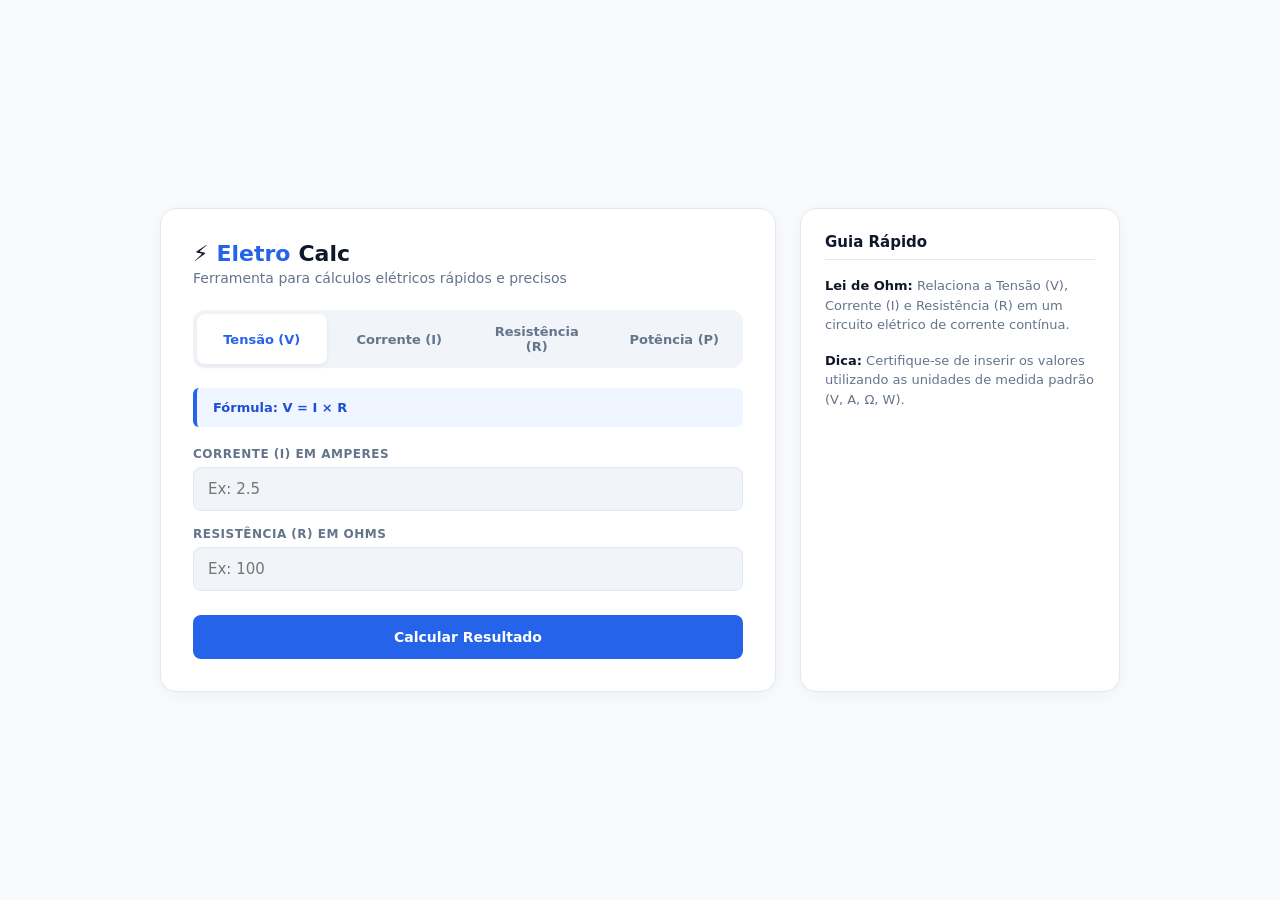
<file: calculadora.html>
<!DOCTYPE html>
<html lang="pt-BR">
<head>
    <meta charset="UTF-8">
    <meta name="viewport" content="width=device-width, initial-scale=1.0">
    <title>Calculadora de Eletrotécnica</title>
    <style>
        :root {
            --bg-base: #f8fafc;
            --card-bg: #ffffff;
            --accent-primary: #2563eb;
            --accent-hover: #1d4ed8;
            --accent-light: #eff6ff;
            --border-soft: #e2e8f0;
            --text-dark: #0f172a;
            --text-muted: #64748b;
            --input-bg: #f1f5f9;
        }

        * {
            box-sizing: border-box;
            margin: 0;
            padding: 0;
            font-family: 'Inter', system-ui, -apple-system, sans-serif;
        }

        body {
            background-color: var(--bg-base);
            color: var(--text-dark);
            display: flex;
            justify-content: center;
            align-items: center;
            min-height: 100vh;
            padding: 32px 16px;
        }

        .main-container {
            display: grid;
            grid-template-columns: 1fr 320px;
            gap: 24px;
            max-width: 960px;
            width: 100%;
        }

        @media (max-width: 820px) {
            .main-container {
                grid-template-columns: 1fr;
            }
        }

        .card {
            background: var(--card-bg);
            border: 1px solid var(--border-soft);
            border-radius: 16px;
            padding: 32px;
            box-shadow: 0 4px 20px -2px rgba(15, 23, 42, 0.05);
        }

        .header-section {
            margin-bottom: 24px;
        }

        h1 {
            font-size: 22px;
            color: var(--text-dark);
            font-weight: 700;
            display: flex;
            align-items: center;
            gap: 8px;
        }

        h1 span {
            color: var(--accent-primary);
        }

        p.sub {
            font-size: 14px;
            color: var(--text-muted);
            margin-top: 4px;
        }

        .menu-grid {
            display: flex;
            gap: 8px;
            background: var(--input-bg);
            padding: 4px;
            border-radius: 12px;
            margin-bottom: 20px;
        }

        .btn-menu {
            flex: 1;
            background: transparent;
            border: none;
            color: var(--text-muted);
            padding: 10px;
            border-radius: 8px;
            font-size: 13px;
            font-weight: 600;
            cursor: pointer;
            transition: all 0.2s ease;
        }

        .btn-menu.active {
            background: var(--card-bg);
            color: var(--accent-primary);
            box-shadow: 0 2px 6px rgba(0, 0, 0, 0.06);
        }

        .formula-box {
            background: var(--accent-light);
            border-left: 4px solid var(--accent-primary);
            padding: 12px 16px;
            border-radius: 6px;
            font-size: 13px;
            color: var(--accent-hover);
            margin-bottom: 20px;
            font-weight: 600;
        }

        .group {
            margin-bottom: 16px;
        }

        label {
            display: block;
            font-size: 12px;
            font-weight: 600;
            color: var(--text-muted);
            margin-bottom: 6px;
            text-transform: uppercase;
            letter-spacing: 0.5px;
        }

        input {
            width: 100%;
            background: var(--input-bg);
            border: 1px solid var(--border-soft);
            color: var(--text-dark);
            padding: 12px 14px;
            border-radius: 8px;
            font-size: 15px;
            outline: none;
            transition: all 0.2s ease;
        }

        input:focus {
            border-color: var(--accent-primary);
            background: var(--card-bg);
            box-shadow: 0 0 0 3px rgba(37, 99, 235, 0.15);
        }

        .btn-calc {
            width: 100%;
            background: var(--accent-primary);
            color: white;
            border: none;
            padding: 14px;
            border-radius: 8px;
            font-size: 14px;
            font-weight: 600;
            cursor: pointer;
            margin-top: 8px;
            transition: background 0.2s ease;
        }

        .btn-calc:hover {
            background: var(--accent-hover);
        }

        .res-box {
            margin-top: 20px;
            padding: 16px;
            background: var(--accent-light);
            border: 1px solid var(--border-soft);
            border-radius: 8px;
            display: none;
        }

        .res-box span {
            font-size: 11px;
            color: var(--text-muted);
            text-transform: uppercase;
            font-weight: 700;
        }

        .res-box h2 {
            font-size: 20px;
            color: var(--accent-primary);
            margin-top: 2px;
        }

        .side-card {
            background: var(--card-bg);
            border: 1px solid var(--border-soft);
            border-radius: 16px;
            padding: 24px;
            box-shadow: 0 4px 20px -2px rgba(15, 23, 42, 0.05);
            display: flex;
            flex-direction: column;
            gap: 16px;
        }

        .side-card h3 {
            font-size: 15px;
            color: var(--text-dark);
            border-bottom: 1px solid var(--border-soft);
            padding-bottom: 8px;
            font-weight: 700;
        }

        .info-item {
            font-size: 13px;
            color: var(--text-muted);
            line-height: 1.5;
        }

        .info-item strong {
            color: var(--text-dark);
        }
    </style>
</head>
<body>

    <div class="main-container">
        <!-- Calculadora Principal -->
        <div class="card">
            <div class="header-section">
                <h1>⚡ <span>Eletro</span>Calc</h1>
                <p class="sub">Ferramenta para cálculos elétricos rápidos e precisos</p>
            </div>

            <div class="menu-grid">
                <button class="btn-menu active" onclick="setMode('tensao')">Tensão (V)</button>
                <button class="btn-menu" onclick="setMode('corrente')">Corrente (I)</button>
                <button class="btn-menu" onclick="setMode('resistencia')">Resistência (R)</button>
                <button class="btn-menu" onclick="setMode('potencia')">Potência (P)</button>
            </div>

            <div class="formula-box" id="formula-display">
                Fórmula: V = I × R
            </div>

            <form id="calc-form" onsubmit="calcular(event)">
                <div class="group" id="group-1">
                    <label id="lbl-input-1">Corrente (I) em Amperes</label>
                    <input type="number" step="any" id="input-1" placeholder="Ex: 2.5" required>
                </div>

                <div class="group" id="group-2">
                    <label id="lbl-input-2">Resistência (R) em Ohms</label>
                    <input type="number" step="any" id="input-2" placeholder="Ex: 100" required>
                </div>

                <button type="submit" class="btn-calc">Calcular Resultado</button>
            </form>

            <div class="res-box" id="result-box">
                <span>Resultado Encontrado</span>
                <h2 id="result-value">0.00 V</h2>
            </div>
        </div>

        <!-- Painel Lateral / Informações -->
        <div class="side-card">
            <h3>Guia Rápido</h3>
            <div class="info-item">
                <strong>Lei de Ohm:</strong> Relaciona a Tensão (V), Corrente (I) e Resistência (R) em um circuito elétrico de corrente contínua.
            </div>
            <div class="info-item">
                <strong>Dica:</strong> Certifique-se de inserir os valores utilizando as unidades de medida padrão (V, A, Ω, W).
            </div>
        </div>
    </div>

    <script>
        let currentMode = 'tensao';

        const configs = {
            tensao: { formula: 'Fórmula: V = I × R', label1: 'Corrente (I) - A', label2: 'Resistência (R) - Ω', unit: 'V' },
            corrente: { formula: 'Fórmula: I = V / R', label1: 'Tensão (V) - V', label2: 'Resistência (R) - Ω', unit: 'A' },
            resistencia: { formula: 'Fórmula: R = V / I', label1: 'Tensão (V) - V', label2: 'Corrente (I) - A', unit: 'Ω' },
            potencia: { formula: 'Fórmula: P = V × I', label1: 'Tensão (V) - V', label2: 'Corrente (I) - A', unit: 'W' }
        };

        function setMode(mode) {
            currentMode = mode;
            document.querySelectorAll('.btn-menu').forEach(btn => btn.classList.remove('active'));
            event.target.classList.add('active');

            const cfg = configs[mode];
            document.getElementById('formula-display').innerText = cfg.formula;
            document.getElementById('lbl-input-1').innerText = cfg.label1;
            document.getElementById('lbl-input-2').innerText = cfg.label2;
            document.getElementById('result-box').style.display = 'none';
        }

        function calcular(e) {
            e.preventDefault();
            const val1 = parseFloat(document.getElementById('input-1').value);
            const val2 = parseFloat(document.getElementById('input-2').value);
            let res = 0;

            if (currentMode === 'tensao') res = val1 * val2;
            else if (currentMode === 'corrente') res = val1 / val2;
            else if (currentMode === 'resistencia') res = val1 / val2;
            else if (currentMode === 'potencia') res = val1 * val2;

            document.getElementById('result-value').innerText = `${res.toFixed(2)} ${configs[currentMode].unit}`;
            document.getElementById('result-box').style.display = 'block';
        }
    </script>
</body>
</html>
</file>
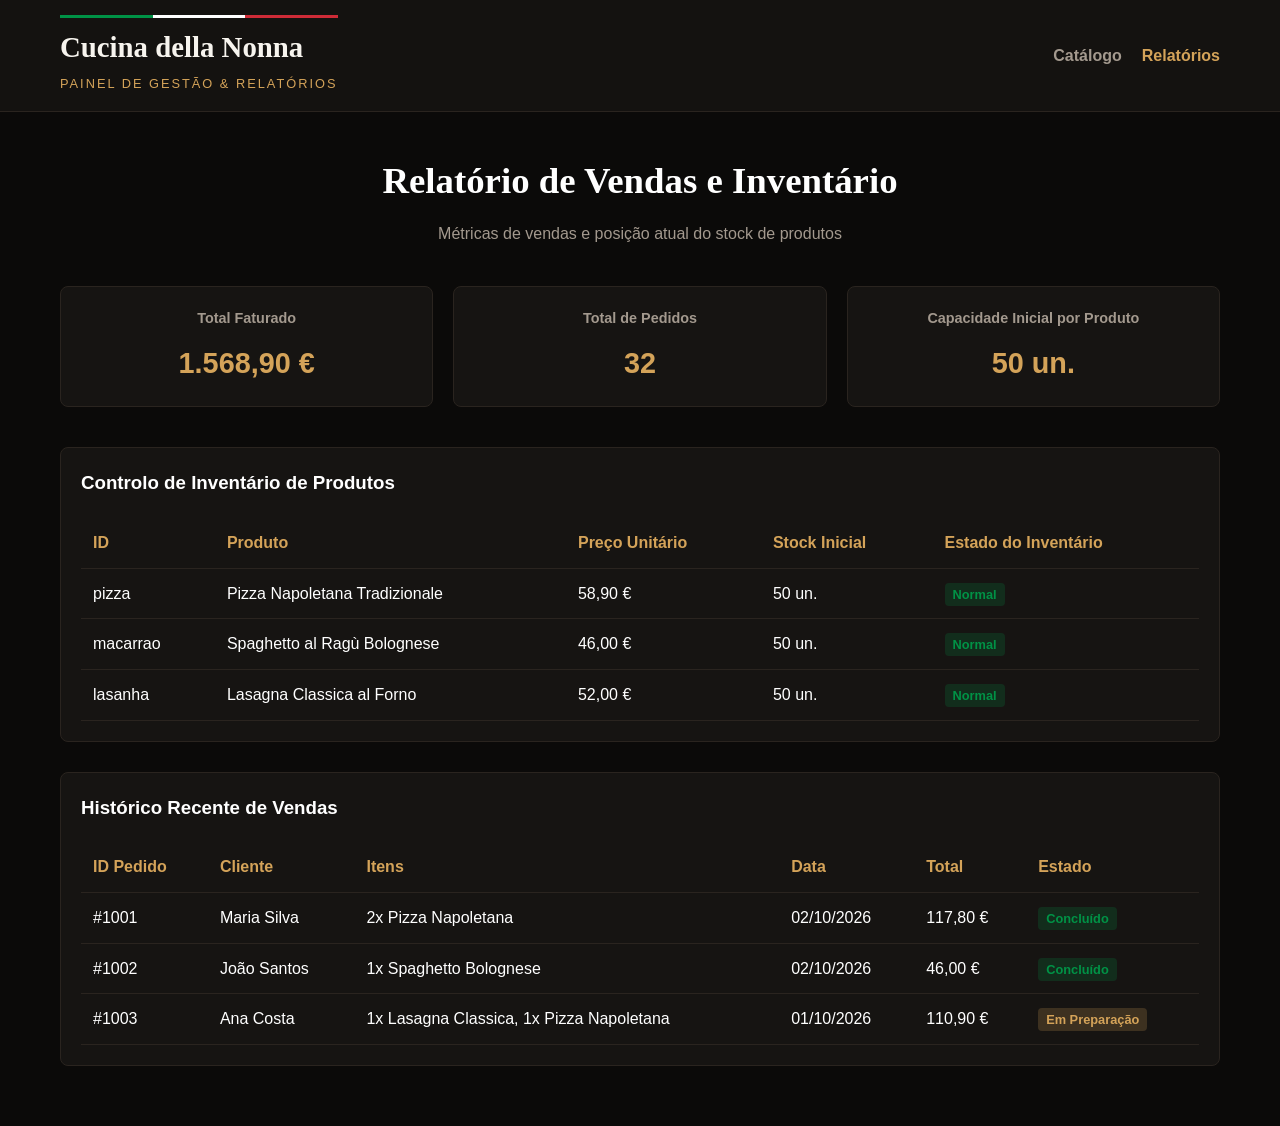
<file: relatorios.html>
<!DOCTYPE html>
<html lang="pt-PT">
<head>
<meta charset="UTF-8">
<meta name="viewport" content="width=device-width, initial-scale=1.0">
<title>Relatórios & Stock | Cucina della Nonna</title>
<link rel="stylesheet" href="style.css">
</head>
<body>
 
    <header>
<div class="header-content">
<div class="brand-logo">
<div class="flag-bar"></div>
<h1>Cucina della Nonna</h1>
<span>Painel de Gestão & Relatórios</span>
</div>
<nav class="nav-menu">
<a href="index.html" class="nav-link">Catálogo</a>
<a href="relatorios.html" class="nav-link active">Relatórios</a>
</nav>
</div>
</header>
 
    <div class="container">
<div class="hero-title">
<h2>Relatório de Vendas e Inventário</h2>
<p>Métricas de vendas e posição atual do stock de produtos</p>
</div>
 
        <section class="kpi-grid">
<div class="kpi-card">
<h3>Total Faturado</h3>
<p class="kpi-value" id="kpi-faturacao">1.568,90 €</p>
</div>
<div class="kpi-card">
<h3>Total de Pedidos</h3>
<p class="kpi-value" id="kpi-pedidos">32</p>
</div>
<div class="kpi-card">
<h3>Capacidade Inicial por Produto</h3>
<p class="kpi-value">50 un.</p>
</div>
</section>
 
        <!-- PAINEL DE INVENTÁRIO -->
<section class="table-container" style="margin-bottom: 30px;">
<h3>Controlo de Inventário de Produtos</h3>
<table class="report-table">
<thead>
<tr>
<th>ID</th>
<th>Produto</th>
<th>Preço Unitário</th>
<th>Stock Inicial</th>
<th>Estado do Inventário</th>
</tr>
</thead>
<tbody>
<tr>
<td>pizza</td>
<td>Pizza Napoletana Tradizionale</td>
<td>58,90 €</td>
<td>50 un.</td>
<td><span class="status-badge success">Normal</span></td>
</tr>
<tr>
<td>macarrao</td>
<td>Spaghetto al Ragù Bolognese</td>
<td>46,00 €</td>
<td>50 un.</td>
<td><span class="status-badge success">Normal</span></td>
</tr>
<tr>
<td>lasanha</td>
<td>Lasagna Classica al Forno</td>
<td>52,00 €</td>
<td>50 un.</td>
<td><span class="status-badge success">Normal</span></td>
</tr>
</tbody>
</table>
</section>
 
        <!-- HISTÓRICO DE VENDAS -->
<section class="table-container">
<h3>Histórico Recente de Vendas</h3>
<table class="report-table">
<thead>
<tr>
<th>ID Pedido</th>
<th>Cliente</th>
<th>Itens</th>
<th>Data</th>
<th>Total</th>
<th>Estado</th>
</tr>
</thead>
<tbody id="report-table-body">
<tr>
<td>#1001</td>
<td>Maria Silva</td>
<td>2x Pizza Napoletana</td>
<td>02/10/2026</td>
<td>117,80 €</td>
<td><span class="status-badge success">Concluído</span></td>
</tr>
<tr>
<td>#1002</td>
<td>João Santos</td>
<td>1x Spaghetto Bolognese</td>
<td>02/10/2026</td>
<td>46,00 €</td>
<td><span class="status-badge success">Concluído</span></td>
</tr>
<tr>
<td>#1003</td>
<td>Ana Costa</td>
<td>1x Lasagna Classica, 1x Pizza Napoletana</td>
<td>01/10/2026</td>
<td>110,90 €</td>
<td><span class="status-badge warning">Em Preparação</span></td>
</tr>
</tbody>
</table>
</section>
</div>
 
    <script src="app.js"></script>
</body>
</html>
</file>
<file: style.css>
* {
    box-sizing: border-box;
    margin: 0;
    padding: 0;
}
 
body {
    background-color: #0b0a09;
    color: #ffffff;
    font-family: 'Segoe UI', -apple-system, BlinkMacSystemFont, Roboto, sans-serif;
    line-height: 1.6;
    padding-bottom: 60px;
}
 
header {
    background-color: #141210;
    border-bottom: 1px solid #2a241f;
    position: sticky;
    top: 0;
    z-index: 100;
}
 
.header-content {
    max-width: 1200px;
    margin: 0 auto;
    padding: 15px 20px;
    display: flex;
    justify-content: space-between;
    align-items: center;
}
 
.brand-logo h1 {
    font-family: 'Georgia', serif;
    font-size: 1.8rem;
    color: #f7f4ee;
}
 
.brand-logo span {
    color: #d4a359;
    font-size: 0.8rem;
    text-transform: uppercase;
    letter-spacing: 2px;
}
 
.flag-bar {
    height: 3px;
    width: 100%;
    background: linear-gradient(to right, #009246 33.3%, #ffffff 33.3%, #ffffff 66.6%, #ce2b37 66.6%);
    margin-bottom: 6px;
}
 
.nav-menu {
    display: flex;
    gap: 20px;
}
 
.nav-link {
    color: #a3998e;
    text-decoration: none;
    font-weight: 600;
    transition: color 0.2s ease;
}
 
.nav-link:hover, .nav-link.active {
    color: #d4a359;
}
 
.cart-btn {
    background-color: #ce2b37;
    color: #ffffff;
    border: none;
    padding: 10px 18px;
    border-radius: 25px;
    font-weight: bold;
    cursor: pointer;
    display: flex;
    align-items: center;
    gap: 10px;
    transition: background 0.3s ease;
}
 
.cart-btn:hover {
    background-color: #a8202a;
}
 
.cart-count {
    background-color: #ffffff;
    color: #ce2b37;
    border-radius: 50%;
    width: 22px;
    height: 22px;
    display: flex;
    align-items: center;
    justify-content: center;
    font-size: 0.85rem;
}
 
.container {
    max-width: 1200px;
    margin: 40px auto 0 auto;
    padding: 0 20px;
}
 
.hero-title {
    text-align: center;
    margin-bottom: 40px;
}
 
.hero-title h2 {
    font-family: 'Georgia', serif;
    font-size: 2.3rem;
    color: #ffffff;
    margin-bottom: 10px;
}
 
.hero-title p {
    color: #a3998e;
    font-size: 1rem;
}
 
.products-grid {
    display: grid;
    grid-template-columns: repeat(auto-fit, minmax(320px, 1fr));
    gap: 30px;
}
 
.product-card {
    background-color: #161412;
    border: 1px solid #2a241f;
    border-radius: 12px;
    overflow: hidden;
    display: flex;
    flex-direction: column;
    justify-content: space-between;
    transition: transform 0.3s ease, border-color 0.3s ease;
}
 
.product-card:hover {
    transform: translateY(-5px);
    border-color: #d4a359;
}
 
.image-container {
    position: relative;
    width: 100%;
    height: 230px;
    overflow: hidden;
}
 
.image-container img {
    width: 100%;
    height: 100%;
    object-fit: cover;
}
 
.badge {
    position: absolute;
    top: 15px;
    right: 15px;
    background-color: #009246;
    color: #ffffff;
    font-size: 0.75rem;
    font-weight: bold;
    text-transform: uppercase;
    padding: 4px 10px;
    border-radius: 4px;
}
 
.card-content {
    padding: 24px;
    display: flex;
    flex-direction: column;
    flex-grow: 1;
}
 
.product-title {
    font-family: 'Georgia', serif;
    font-size: 1.4rem;
    color: #ffffff;
    margin-bottom: 6px;
}
 
.product-price {
    color: #d4a359;
    font-weight: bold;
    font-size: 1.25rem;
    margin-bottom: 8px;
}
 
.stock-tag {
    font-size: 0.85rem;
    font-weight: 600;
    padding: 3px 8px;
    border-radius: 4px;
    display: inline-block;
    margin-bottom: 15px;
    width: fit-content;
}
 
.stock-tag.in-stock {
    color: #2ed573;
    background-color: rgba(46, 213, 115, 0.12);
    border: 1px solid rgba(46, 213, 115, 0.3);
}
 
.stock-tag.out-of-stock {
    color: #ff4757;
    background-color: rgba(255, 71, 87, 0.12);
    border: 1px solid rgba(255, 71, 87, 0.3);
}
 
.product-description ul {
    list-style: none;
    padding-left: 0;
    color: #c5bebe;
    font-size: 0.9rem;
    margin-bottom: 20px;
}
 
.product-description li {
    margin-bottom: 8px;
    position: relative;
    padding-left: 18px;
}
 
.product-description li::before {
    content: "•";
    color: #ce2b37;
    font-weight: bold;
    position: absolute;
    left: 0;
}
 
.add-to-cart-btn {
    background-color: #d4a359;
    color: #0b0a09;
    border: none;
    width: 100%;
    padding: 12px;
    border-radius: 6px;
    font-weight: bold;
    cursor: pointer;
    margin-top: auto;
    transition: background 0.2s ease;
}
 
.add-to-cart-btn:hover {
    background-color: #e5b870;
}
 
.add-to-cart-btn.disabled,
.add-to-cart-btn:disabled {
    background-color: #312b26;
    color: #776e65;
    cursor: not-allowed;
}
 
.add-to-cart-btn.disabled:hover,
.add-to-cart-btn:disabled:hover {
    background-color: #312b26;
}
 
.cart-overlay {
    position: fixed;
    top: 0;
    left: 0;
    width: 100%;
    height: 100%;
    background-color: rgba(0, 0, 0, 0.7);
    display: none;
    z-index: 200;
}
 
.cart-sidebar {
    position: fixed;
    top: 0;
    right: -400px;
    width: 380px;
    height: 100%;
    background-color: #141210;
    border-left: 1px solid #2a241f;
    z-index: 201;
    transition: right 0.3s ease;
    display: flex;
    flex-direction: column;
    padding: 25px;
}
 
.cart-sidebar.open {
    right: 0;
}
 
.cart-header {
    display: flex;
    justify-content: space-between;
    align-items: center;
    border-bottom: 1px solid #2a241f;
    padding-bottom: 15px;
    margin-bottom: 20px;
}
 
.cart-header h3 {
    font-family: 'Georgia', serif;
    font-size: 1.4rem;
    color: #ffffff;
}
 
.close-cart {
    background: none;
    border: none;
    color: #ffffff;
    font-size: 1.5rem;
    cursor: pointer;
}
 
.cart-items {
    flex-grow: 1;
    overflow-y: auto;
    margin-bottom: 20px;
}
 
.cart-item {
    display: flex;
    align-items: center;
    gap: 12px;
    margin-bottom: 15px;
    padding-bottom: 15px;
    border-bottom: 1px solid #201c18;
}
 
.cart-item img {
    width: 60px;
    height: 60px;
    border-radius: 6px;
    object-fit: cover;
}
 
.cart-item-details {
    flex-grow: 1;
}
 
.cart-item-title {
    font-size: 0.95rem;
    color: #ffffff;
    font-weight: 600;
}
 
.cart-item-price {
    color: #d4a359;
    font-size: 0.9rem;
}
 
.cart-item-qty {
    display: flex;
    align-items: center;
    gap: 8px;
    margin-top: 5px;
}
 
.qty-btn {
    background-color: #2a241f;
    color: #ffffff;
    border: none;
    width: 24px;
    height: 24px;
    border-radius: 4px;
    cursor: pointer;
}
 
.cart-footer {
    border-top: 1px solid #2a241f;
    padding-top: 20px;
}
 
.cart-total {
    display: flex;
    justify-content: space-between;
    font-size: 1.2rem;
    font-weight: bold;
    margin-bottom: 20px;
    color: #ffffff;
}
 
.checkout-btn {
    background-color: #009246;
    color: #ffffff;
    border: none;
    width: 100%;
    padding: 14px;
    border-radius: 6px;
    font-weight: bold;
    cursor: pointer;
    font-size: 1rem;
    transition: background 0.3s ease;
}
 
.checkout-btn:hover {
    background-color: #007a3a;
}
 
.empty-cart-msg {
    text-align: center;
    color: #776e65;
    margin-top: 40px;
}
 
/* Painel de Relatórios & Stock */
.kpi-grid {
    display: grid;
    grid-template-columns: repeat(auto-fit, minmax(250px, 1fr));
    gap: 20px;
    margin-bottom: 40px;
}
 
.kpi-card {
    background-color: #161412;
    border: 1px solid #2a241f;
    padding: 20px;
    border-radius: 8px;
    text-align: center;
}
 
.kpi-card h3 {
    font-size: 0.9rem;
    color: #a3998e;
    margin-bottom: 10px;
}
 
.kpi-value {
    font-size: 1.8rem;
    font-weight: bold;
    color: #d4a359;
}
 
.table-container {
    background-color: #161412;
    border: 1px solid #2a241f;
    border-radius: 8px;
    padding: 20px;
}
 
.table-container h3 {
    margin-bottom: 20px;
}
 
.report-table {
    width: 100%;
    border-collapse: collapse;
    text-align: left;
}
 
.report-table th, .report-table td {
    padding: 12px;
    border-bottom: 1px solid #2a241f;
}
 
.report-table th {
    color: #d4a359;
}
 
.status-badge {
    padding: 4px 8px;
    border-radius: 4px;
    font-size: 0.8rem;
    font-weight: bold;
}
 
.status-badge.success {
    background-color: rgba(0, 146, 70, 0.2);
    color: #009246;
}
 
.status-badge.warning {
    background-color: rgba(212, 163, 89, 0.2);
    color: #d4a359;
}
</file>
